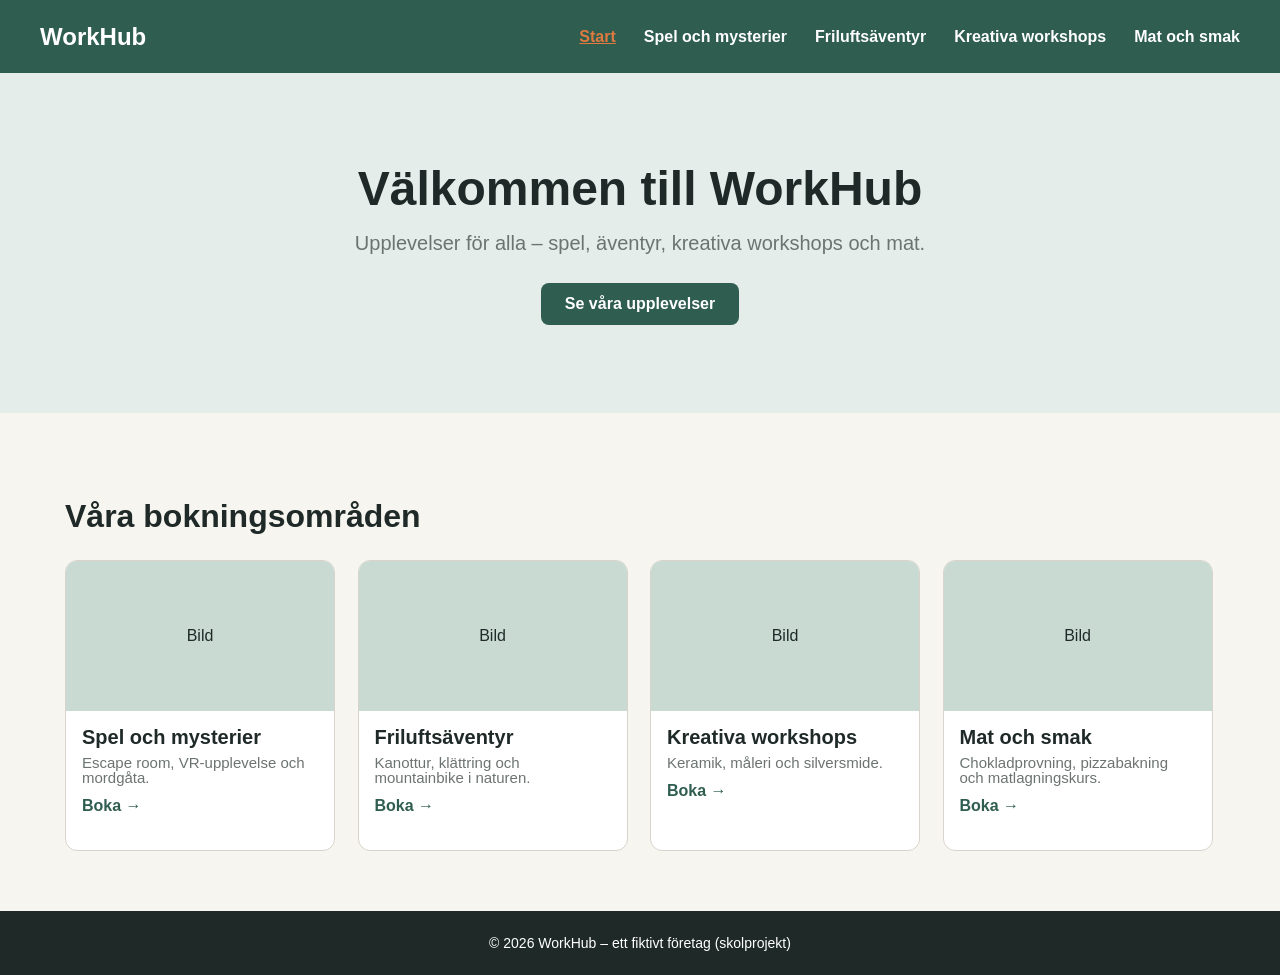
<file: index.html>
<!DOCTYPE html>
<html lang="sv">
<head>
  <meta charset="UTF-8">
  <meta name="viewport" content="width=device-width, initial-scale=1.0">
  <title>WorkHub – Upplevelser</title>
  <link rel="stylesheet" href="style.css">
<link rel="stylesheet" href="bokningsomrade.css">
</head>
<body>

  <!-- HEADER (Person 1 – Mike) -->
<header class="header">
    <nav>
        <h1>WorkHub</h1>
        <div
            class="nav-links">
            <a href="index.html"><button style="color: #E07A3F;"><u>Start</u></button></a>
            <a href="spel-sida.html"><button>Spel och mysterier</button></a>
            <a href=""><button>Friluftsäventyr</button></a>
            <a href=""><button>Kreativa workshops</button></a>
            <a href=""><button>Mat och smak</button></a>
        </div>
    </nav>
</header>

  <main>
    
    <!-- VÄLKOMSTSEKTION (Person 2 – Rashmoni) -->
    <section class="hero">
    <h1>Välkommen till WorkHub</h1>
    <p>Upplevelser för alla – spel, äventyr, kreativa workshops och mat.</p>
    <a href="#omraden" class="button">Se våra upplevelser</a>
    </section>

   
<!-- ===================================
     BOKNINGSOMRÅDE – Person 3 (Natali)
=================================== -->

<section class="booking-areas" id="omraden">

    <h2>Våra bokningsområden</h2>

    <div class="booking-cards">

        <!-- Spel och mysterier -->
        <article class="booking-card">
            <div class="card-image">Bild</div>

            <div class="card-content">
                <h3>Spel och mysterier</h3>
                <p>Escape room, VR-upplevelse och mordgåta.</p>
                <a href="#">Boka →</a>
            </div>
        </article>

        <!-- Friluftsäventyr -->
        <article class="booking-card">
            <div class="card-image">Bild</div>

            <div class="card-content">
                <h3>Friluftsäventyr</h3>
                <p>Kanottur, klättring och mountainbike i naturen.</p>
                <a href="#">Boka →</a>
            </div>
        </article>

        <!-- Kreativa workshops -->
        <article class="booking-card">
            <div class="card-image">Bild</div>

            <div class="card-content">
                <h3>Kreativa workshops</h3>
                <p>Keramik, måleri och silversmide.</p>
                <a href="kreativa-workshops.html">Boka →</a>
            </div>
        </article>

        <!-- Mat och smak -->
        <article class="booking-card">
            <div class="card-image">Bild</div>

            <div class="card-content">
                <h3>Mat och smak</h3>
                <p>Chokladprovning, pizzabakning och matlagningskurs.</p>
                <a href="#">Boka →</a>
            </div>
        </article>

    </div>

</section>

  <!-- FOOTER (Person 4 – Qustan) -->
  <footer>
    <p>© 2026 WorkHub – ett fiktivt företag (skolprojekt)</p>
  </footer>

</body>
</html>
</file>
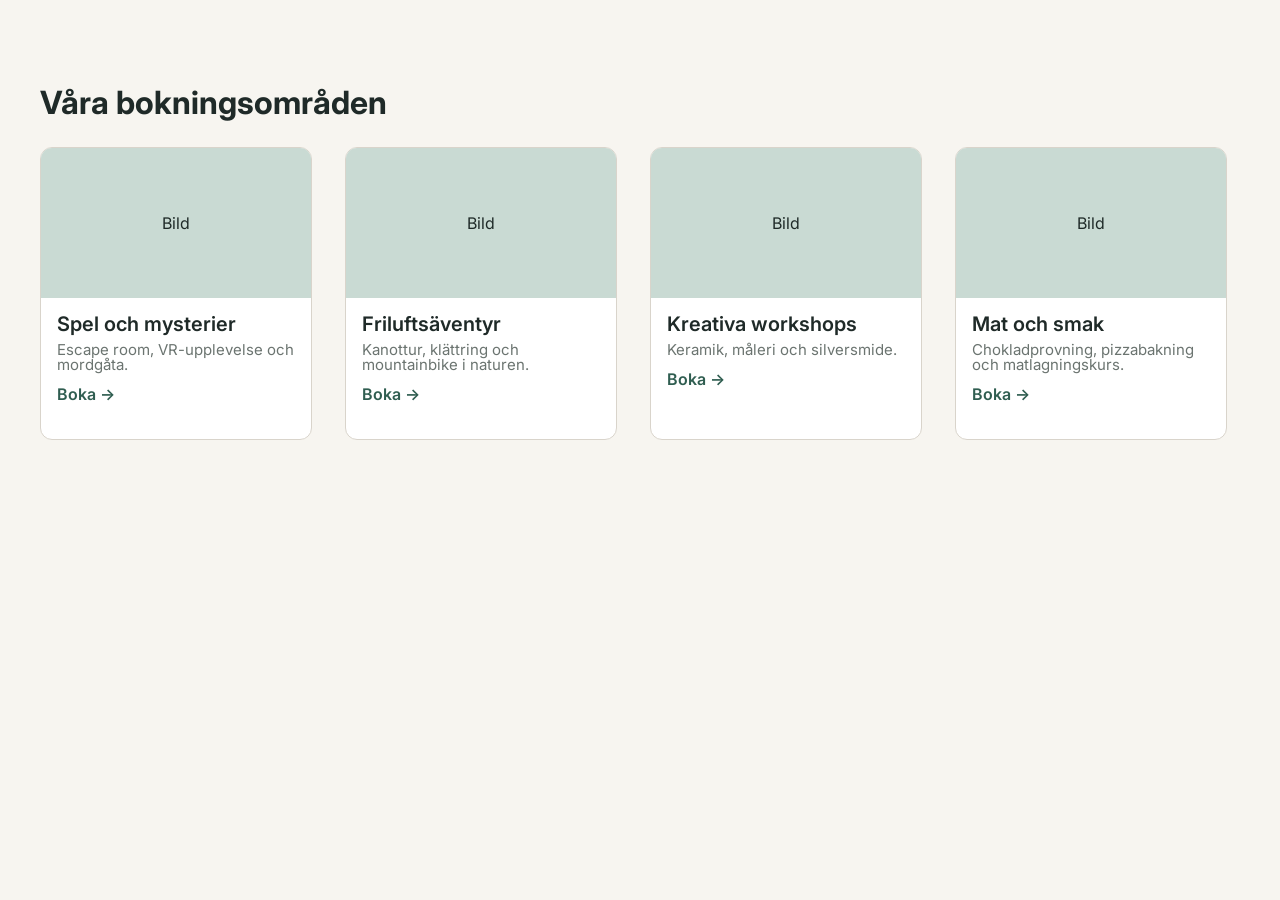
<file: bokningsomrade.html>
<!DOCTYPE html>
<html lang="sv">

<head>
    <meta charset="UTF-8">
    <meta name="viewport" content="width=device-width, initial-scale=1.0">

    <title>Bokningsområden</title>

    <!-- CSS -->
    <link rel="stylesheet" href="bokningsomrade.css">

    <!-- Google Fonts - Inter -->
    <link rel="preconnect" href="https://fonts.googleapis.com">
    <link rel="preconnect" href="https://fonts.gstatic.com" crossorigin>
    <link href="https://fonts.googleapis.com/css2?family=Inter:wght@400;500;600;700&display=swap" rel="stylesheet">
</head>

<body>

    <!-- =========================
         HUVUDINNEHÅLL
         ========================= -->

    <main>

        <!-- =========================
             BOKNINGSOMRÅDEN
             ========================= -->

        <section class="booking-areas">

            <h2>Våra bokningsområden</h2>

            <div class="booking-cards">

                <!-- Spel och mysterier -->
                <article class="booking-card">
                    <div class="card-image">Bild</div>

                    <div class="card-content">
                        <h3>Spel och mysterier</h3>
                        <p>Escape room, VR-upplevelse och mordgåta.</p>
                        <a href="#">Boka →</a>
                    </div>
                </article>


                <!-- Friluftsäventyr -->
                <article class="booking-card">
                    <div class="card-image">Bild</div>

                    <div class="card-content">
                        <h3>Friluftsäventyr</h3>
                        <p>Kanottur, klättring och mountainbike i naturen.</p>
                        <a href="#">Boka →</a>
                    </div>
                </article>


                <!-- Kreativa workshops -->
                <article class="booking-card">
                    <div class="card-image">Bild</div>

                    <div class="card-content">
                        <h3>Kreativa workshops</h3>
                        <p>Keramik, måleri och silversmide.</p>
                        <a href="kreativa-workshops.html">Boka →</a>
                    </div>
                </article>


                <!-- Mat och smak -->
                <article class="booking-card">
                    <div class="card-image">Bild</div>

                    <div class="card-content">
                        <h3>Mat och smak</h3>
                        <p>Chokladprovning, pizzabakning och matlagningskurs.</p>
                        <a href="#">Boka →</a>
                    </div>
                </article>

            </div>

        </section>

    </main>

</body>

</html>
</file>
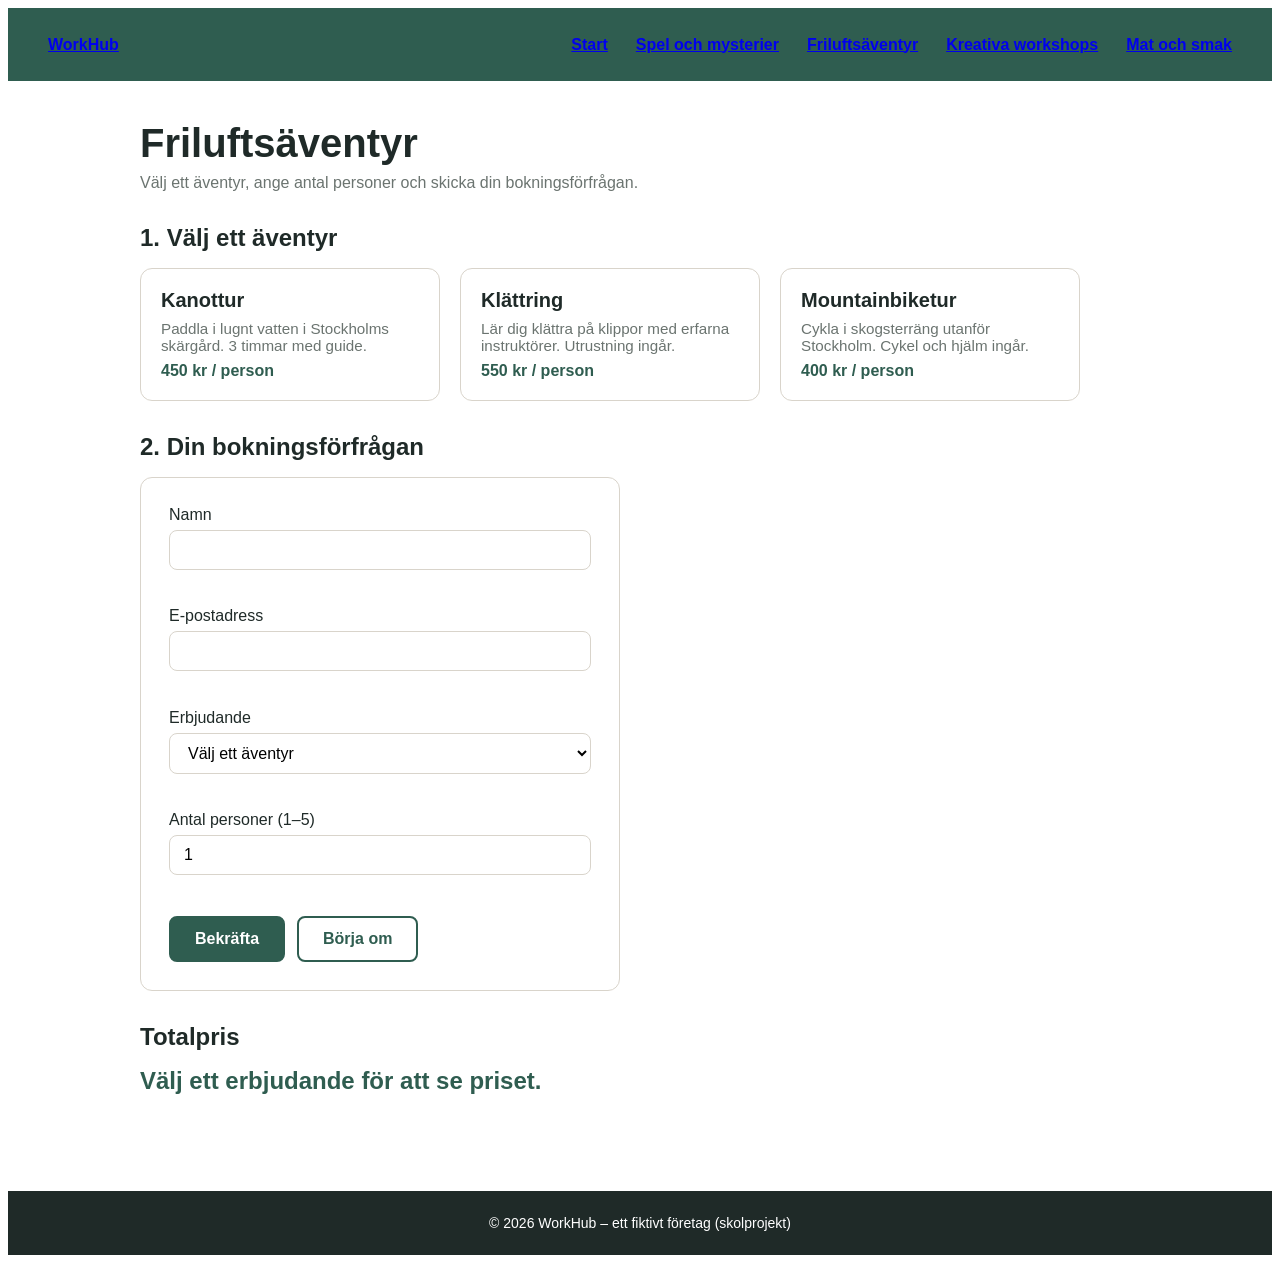
<file: friluftsaventyr.html>
<!DOCTYPE html>
<html lang="sv">
<head>
  <meta charset="UTF-8">
  <meta name="viewport" content="width=device-width, initial-scale=1.0">
  <title>Friluftsäventyr – WorkHub</title>
  <link rel="stylesheet" href="style.css">
</head>

<body>

  <!-- HEADER (same as index.html) -->
  <header class="header">
    <nav>
      <a href="index.html" class="logo">WorkHub</a>
      <div class="nav-links">
        <a href="index.html">Start</a>
        <a href="spel.html">Spel och mysterier</a>
        <a href="friluftsaventyr.html" class="active" aria-current="page">Friluftsäventyr</a>
        <a href="kreativa.html">Kreativa workshops</a>
        <a href="mat.html">Mat och smak</a>
      </div>
    </nav>
  </header>

  <main class="booking-page">
    <h1>Friluftsäventyr</h1>
    <p>Välj ett äventyr, ange antal personer och skicka din bokningsförfrågan.</p>

    <!-- 1. OFFERS: JavaScript fills this box -->
    <section>
      <h2>1. Välj ett äventyr</h2>
      <div id="offers"></div>
    </section>

    <!-- 2. FORM -->
    <section>
      <h2>2. Din bokningsförfrågan</h2>

      <form id="booking-form" novalidate>

        <label for="name">Namn</label>
        <input type="text" id="name" aria-describedby="name-error">
        <p class="error" id="name-error"></p>

        <label for="email">E-postadress</label>
        <input type="text" id="email" aria-describedby="email-error">
        <p class="error" id="email-error"></p>

        <label for="offer">Erbjudande</label>
        <select id="offer" aria-describedby="offer-error">
          <option value="">Välj ett äventyr</option>
        </select>
        <p class="error" id="offer-error"></p>

        <label for="quantity">Antal personer (1–5)</label>
        <input type="number" id="quantity" value="1" min="1" max="5" aria-describedby="quantity-error">
        <p class="error" id="quantity-error"></p>

        <div class="form-buttons">
          <button type="submit" class="button">Bekräfta</button>
          <button type="button" id="reset-button" class="button button-secondary">Börja om</button>
        </div>

      </form>
    </section>

    <!-- 3. PRICE -->
    <section>
      <h2>Totalpris</h2>
      <p id="price" aria-live="polite">Välj ett erbjudande för att se priset.</p>
    </section>

    <!-- 4. CONFIRMATION: JavaScript fills this box -->
    <section id="confirmation"></section>
  </main>

  <!-- FOOTER (same as index.html) -->
  <footer>
    <p>© 2026 WorkHub – ett fiktivt företag (skolprojekt)</p>
  </footer>

  
<script src="js/friluftsaventyr.js"></script>

</body>
</html>
</file>
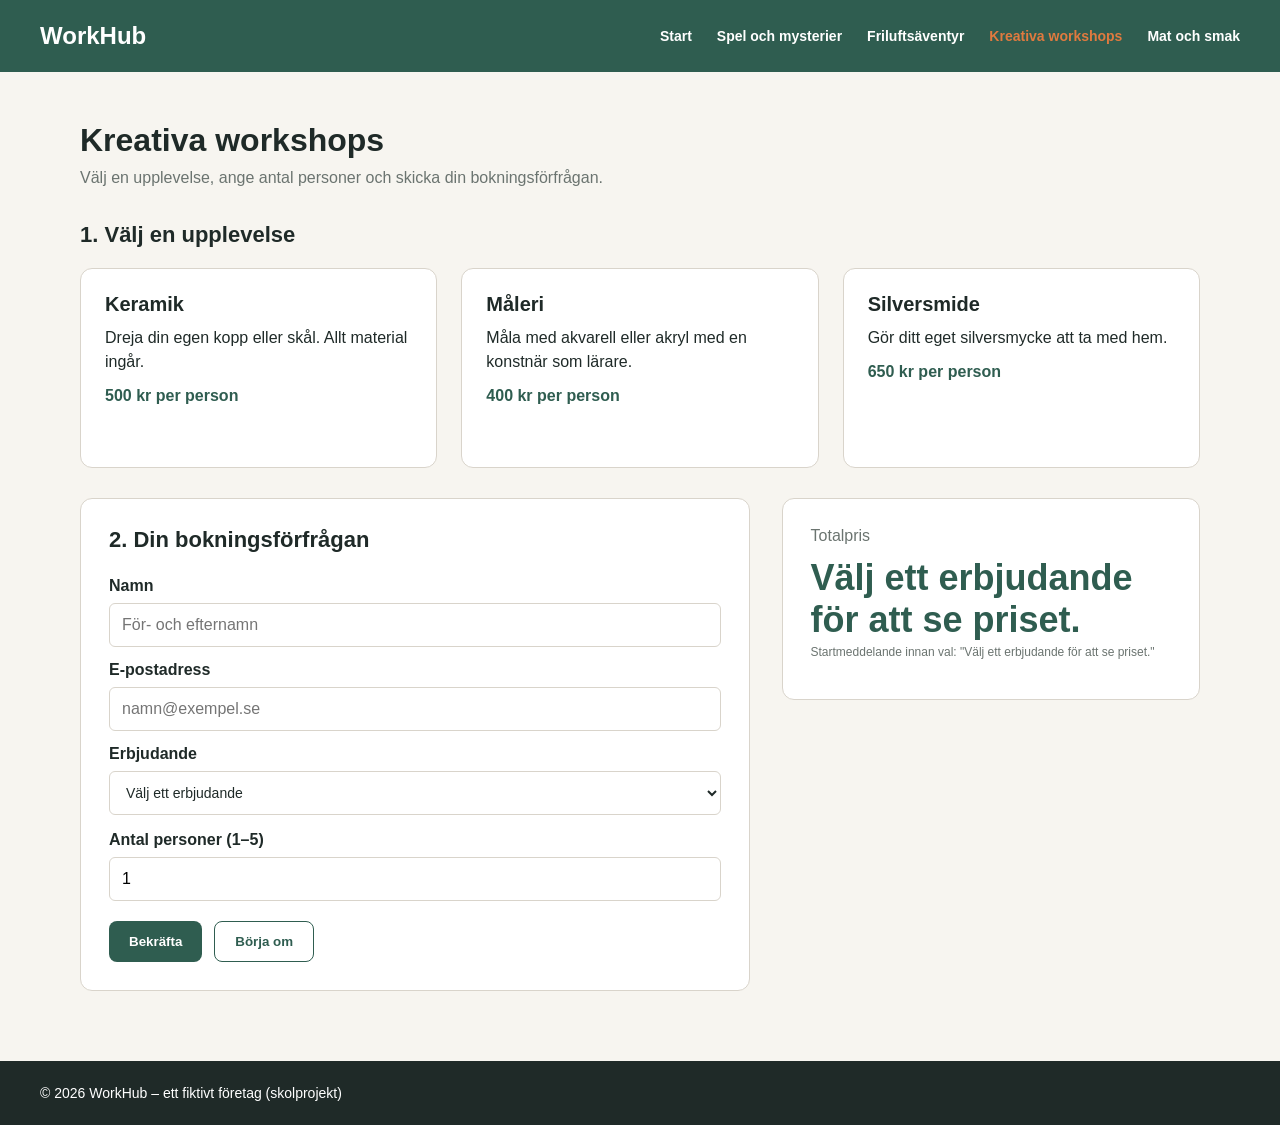
<file: kreativa-workshops.html>
<!DOCTYPE html>
<html lang="sv">
<head>
    <meta charset="UTF-8">
    <meta name="viewport" content="width=device-width, initial-scale=1.0">
    <title>Kreativa workshops – WorkHub</title>
    <link rel="stylesheet" href="kreativa-workshops.css">
</head>

<body>

    <!-- ===================================
         1. HEADER OCH NAVIGERING
    =================================== -->

    <header class="header">
        <nav class="navbar">
            <a href="index.html" class="logo">WorkHub</a>

            <div class="nav-links">
                <a href="index.html">Start</a>
                <a href="spel-sida.html">Spel och mysterier</a>
                <a href="#">Friluftsäventyr</a>
                <a href="kreativa-workshops.html" class="active">Kreativa workshops</a>
                <a href="#">Mat och smak</a>
            </div>
        </nav>
    </header>

    <!-- ===================================
         2. SIDANS HUVUDINNEHÅLL
    =================================== -->

    <main class="container">

        <section class="page-intro">
            <h1>Kreativa workshops</h1>
            <p>Välj en upplevelse, ange antal personer och skicka din bokningsförfrågan.</p>
        </section>

        <!-- ===================================
             3. VÄLJ WORKSHOP
        =================================== -->

        <section id="workshops">
            <h2>1. Välj en upplevelse</h2>

            <div id="workshopList"></div>
            <p id="selectedWorkshop">Ingen workshop vald</p>
            <p id="workshopError"></p>
        </section>

        <!-- ===================================
             4. BOKNING OCH TOTALPRIS
        =================================== -->

        <section class="booking-layout">

            <!-- VÄNSTER: BOKNINGSFORMULÄR -->

            <div class="booking-box">
                <h2>2. Din bokningsförfrågan</h2>

                <form id="bookingForm" novalidate>

                    <label for="name">Namn</label>
                    <input type="text" id="name" placeholder="För- och efternamn">
                    <p id="nameError" class="error-message"></p>

                    <label for="email">E-postadress</label>
                    <input type="email" id="email" placeholder="namn@exempel.se">
                    <p id="emailError" class="error-message"></p>


<!-- Välj erbjudande -->
<label for="workshopSelect">Erbjudande</label>

<select id="workshopSelect">
    <option value="">Välj ett erbjudande</option>
    <option value="1">Keramik</option>
    <option value="2">Måleri</option>
    <option value="3">Silversmide</option>
</select>


                    <label for="quantity">Antal personer (1–5)</label>
                    <input
                        type="number"
                        id="quantity"
                        value="1"
                        min="1"
                        max="5"
                        onchange="calculatePrice()"
                    >
                    <p id="quantityError" class="error-message"></p>
                    

                    <div class="form-buttons">
                        <button type="submit">Bekräfta</button>
                        <button type="button" id="resetButton">Börja om</button>
                    </div>

                </form>
            </div>

            <!-- HÖGER: TOTALPRIS OCH BEKRÄFTELSE -->

            <div class="booking-summary">

                <div class="price-box">
                    <h3>Totalpris</h3>
                    <p id="priceMessage">Välj ett erbjudande för att se priset.</p>
                    <p class="price-info">Startmeddelande innan val: "Välj ett erbjudande för att se priset."</p>

                </div>

                <p id="bookingConfirmation"></p>

            </div>

        </section>

    </main>

    <!-- ===================================
         5. FOOTER
    =================================== -->

    <footer>
        <p>© 2026 WorkHub – ett fiktivt företag (skolprojekt)</p>
    </footer>

    <!-- ===================================
         6. JAVASCRIPT
    =================================== -->

    <script src="kreativa-workshops.js"></script>

</body>
</html>
</file>
<file: style.css>
* {
    box-sizing: border-box;
}

nav {
    display: flex;
    align-items: center;
    justify-content: space-between;
    width: 100%;
    max-width: 1200px;
    margin-left: auto;
    margin-right: auto;
}

.header{
    background-color: #2F5D50;
    font-family: "Inter", sans-serif;
    font-weight: 600;
    color: #ffffff;
    width: auto;
    height: 73px;
    padding: 22px 40px;
    box-sizing: border-box;
    display: flex;
}

.nav-links {
    display: flex;
    gap: 28px;
}

.nav-links button{
    border: none;
    background: none;
    padding: 0;
    cursor: pointer;
    
    font-size: 16px;
    font-family: "Inter", sans-serif;
    font-weight: 600;
    color: #ffffff;
}

.nav-links button:hover{
    color: #E07A3F;
}

/* ===================================
   VÄLKOMSTSEKTION
=================================== */

.hero {
    display: flex;
    flex-direction: column;
    align-items: center;
    justify-content: center;
    text-align: center;

    background-color: #E4EDE9;
    padding: 88px 20px;
    font-family: "Inter", sans-serif;
    color: #1F2A28;
}

.hero h1 {
    font-size: 3rem;
    margin: 0 0 16px;
}

.hero p {
    font-size: 1.25rem;
    color: #6B7470;
    margin: 0 0 28px;
}

/* Knappen i välkomstsektionen */
.hero .button {
    display: inline-block;
    background-color: #2F5D50;
    color: #FFFFFF;
    padding: 12px 24px;
    border-radius: 8px;
    text-decoration: none;
    font-weight: 600;
}

.hero .button:hover {
    background-color: #24483E;
}

/* ===================================
   FOOTER – Person 4 (Qustan)
=================================== */

footer {
    background-color: #1F2A28;
    padding: 24px 40px;
    text-align: center;
}

footer p {
    margin: 0;
    font-family: "Inter", sans-serif;
    font-size: 14px;
    color: #FFFFFF;
}
/* ===== Bokningssida Friluftsäventyr (Rashmoni) ===== */

/* Page area – everything is inside .booking-page, so other pages are not affected */
.booking-page {
  max-width: 1040px;
  margin: 0 auto;
  padding: 40px 20px 64px;
  font-family: "Inter", Arial, sans-serif;
  color: #1F2A28;
}

.booking-page h1 {
  font-size: 2.5rem;
  margin: 0 0 8px;
}

.booking-page h2 {
  font-size: 1.5rem;
  margin: 0 0 16px;
}

.booking-page > p {
  color: #6B7470;
  margin: 0 0 32px;
}

.booking-page section {
  margin-bottom: 32px;
}

/* Offer cards */
#offers {
  display: flex;
  flex-wrap: wrap;
  gap: 20px;
}

.offer-card {
  display: flex;
  flex-direction: column;
  gap: 8px;
  width: 300px;
  padding: 20px;
  text-align: left;
  font: inherit;
  color: inherit;
  background-color: #FFFFFF;
  border: 1px solid #D9D4CB;
  border-radius: 12px;
  cursor: pointer;
}

.offer-card:hover {
  border-color: #2F5D50;
}

.offer-card:focus-visible {
  outline: 3px solid #E07A3F;
  outline-offset: 2px;
}

/* The chosen card: thicker orange border + "✓ Vald" label (not only colour) */
.offer-card.selected {
  border: 3px solid #E07A3F;
  padding: 18px; /* 2px less, so the card does not grow */
}

.offer-badge:empty {
  display: none;
}

.offer-badge {
  align-self: flex-start;
  padding: 2px 10px;
  border-radius: 999px;
  background-color: #E07A3F;
  color: #FFFFFF;
  font-size: 0.8rem;
  font-weight: 600;
}

.offer-name {
  font-size: 1.25rem;
  font-weight: 600;
}

.offer-description {
  color: #6B7470;
  font-size: 0.95rem;
}

.offer-price {
  font-weight: 700;
  color: #2F5D50;
}

/* Locked cards after confirmation */
.offer-card:disabled {
  cursor: not-allowed;
  opacity: 0.6;
}

/* Form */
#booking-form {
  display: flex;
  flex-direction: column;
  max-width: 480px;
  padding: 28px;
  background-color: #FFFFFF;
  border: 1px solid #D9D4CB;
  border-radius: 12px;
}

#booking-form label {
  font-weight: 500;
  margin-bottom: 6px;
}

#booking-form input,
#booking-form select {
  font: inherit;
  padding: 10px 14px;
  border: 1px solid #D9D4CB;
  border-radius: 8px;
  background-color: #FFFFFF;
}

#booking-form input:focus-visible,
#booking-form select:focus-visible {
  outline: 3px solid #E07A3F;
  outline-offset: 1px;
}

/* A field with an error gets a red, thicker border */
#booking-form [aria-invalid="true"] {
  border: 2px solid #C0392B;
}

#booking-form input:disabled,
#booking-form select:disabled {
  background-color: #F1EFE8;
  cursor: not-allowed;
}

/* Error messages: red text directly under the field */
.error {
  min-height: 1.2em;
  margin: 6px 0 14px;
  color: #C0392B;
  font-size: 0.9rem;
}

.form-buttons {
  display: flex;
  gap: 12px;
  margin-top: 4px;
}

.button:disabled {
  cursor: not-allowed;
  opacity: 0.5;
}

/* Price */
#price {
  font-size: 1.5rem;
  font-weight: 700;
  color: #2F5D50;
  margin: 0;
}

/* Confirmation – only visible when JavaScript has put something in it */
#confirmation:empty {
  display: none;
}

#confirmation {
  max-width: 480px;
  padding: 24px 28px;
  background-color: #E4EDE9;
  border: 2px solid #2F5D50;
  border-radius: 12px;
}

#confirmation h2 {
  color: #2F5D50;
  font-size: 1.25rem;
}

#confirmation ul {
  margin: 0 0 12px;
  padding-left: 20px;
  line-height: 1.8;
}

/* Mobile */
@media (max-width: 600px) {
  .booking-page h1 {
    font-size: 2rem;
  }

  .offer-card,
  #booking-form,
  #confirmation {
    width: 100%;
  }
}

/* Buttons on the booking page (Bekräfta + Börja om) */
.booking-page .button {
  display: inline-block;
  padding: 12px 24px;
  font: inherit;
  font-weight: 600;
  color: #FFFFFF;
  background-color: #2F5D50;
  border: 2px solid #2F5D50;
  border-radius: 8px;
  cursor: pointer;
}

.booking-page .button:hover {
  opacity: 0.85;
}

.booking-page .button:focus-visible {
  outline: 3px solid #E07A3F;
  outline-offset: 2px;
}

.booking-page .button-secondary {
  color: #2F5D50;
  background-color: #FFFFFF;
}

.booking-page .button:disabled {
  cursor: not-allowed;
  opacity: 0.5;
}
</file>
<file: bokningsomrade.css>
/* =========================
   GRUNDSTIL
   ========================= */

body {
    margin: 0;
    background-color: #F7F5F0;
    color: #1F2A28;
    font-family: "Inter", sans-serif;
}


/* =========================
   BOKNINGSOMRÅDE
   ========================= */

.booking-areas {
    max-width: 1200px;
    margin: 0 auto;
    padding: 60px 25px;
}

.booking-areas h2 {
    margin-bottom: 28px;
    font-size: 32px;
    font-weight: 700;
    line-height: 1;
    color: #1F2A28;
}

/* =========================
   BOKNINGSKORT
   ========================= */

.booking-cards {
    display: grid;
    grid-template-columns: repeat(4, 1fr);
    gap: 20px;
    justify-content: center;
}

.booking-card {
    display: flex;
    flex-direction: column;
    width: 100%;
    max-width: 270px;
    height: 291px;
    background-color: #FFFFFF;
    border: 1px solid #D9D4CB;
    border-radius: 12px;
    overflow: hidden;
}

/* =========================
   BILDYTA
   ========================= */

.card-image {
    height: 150px;
    background-color:#C9DAD3;
    display: flex;
    align-items: center;
    justify-content: center;
}


/* =========================
   KORTENS INNEHÅLL
   ========================= */

.card-content {
    padding: 16px;
}

.card-content h3 {
    margin-top: 0;
    margin-bottom: 8px;
    font-size: 20px;
    font-weight: 600;
    color: #1F2A28;
    line-height: 1;
}

.card-content p {
    margin-top: 0;
    margin-bottom: 12px;
    font-size: 15px;
    font-weight: 400;
    line-height: 1;
    color: #6B7470;
}

/* =========================
   LÄNKAR
   ========================= */

.card-content a {
    color: #2F5D50;
    font-size: 16px;
    font-weight: 600;
    line-height: 1;
    text-decoration: none;
}

.card-content a:hover {
    text-decoration: underline;
}


/* =========================
   RESPONSIV DESIGN
   ========================= */

@media (max-width: 900px) {
    .booking-cards {
        grid-template-columns: repeat(2, 1fr);
    }
}

@media (max-width: 600px) {
    .booking-cards {
        grid-template-columns: 1fr;
    }
}
</file>
<file: kreativa-workshops.css>
/* ===================================
   1. GRUNDSTIL
=================================== */

* {
    box-sizing: border-box;
}

body {
    margin: 0;
    background-color: #F7F5F0;
    color: #1F2A28;
    font-family: "Inter", Arial, sans-serif;
}

/* ===================================
   2. HEADER OCH NAVIGERING
=================================== */

.header {
    background-color: #2F5D50;
    padding: 22px 40px;
}

.navbar {
    max-width: 1200px;
    margin: auto;
    display: flex;
    justify-content: space-between;
    align-items: center;
    gap: 24px;
}

.logo {
    color: white;
    text-decoration: none;
    font-size: 24px;
    font-weight: 700;
}

.nav-links {
    display: flex;
    gap: 25px;
    flex-wrap: wrap;
}

.nav-links a {
    color: white;
    text-decoration: none;
    font-size: 14px;
    font-weight: 600;
}

.nav-links a:hover,
.nav-links a.active {
    color: #E07A3F;
}

/* ===================================
   3. SIDANS HUVUDINNEHÅLL
=================================== */

.container {
    max-width: 1200px;
    margin: 0 auto;
    padding: 50px 40px 70px;
}

.page-intro h1 {
    font-size: 32px;
    margin: 0 0 10px;
}

.page-intro p {
    color: #6B7470;
    margin: 0 0 35px;
}

/* ===================================
   4. WORKSHOPKORT
=================================== */

#workshops h2 {
    font-size: 22px;
    margin-bottom: 20px;
}

#workshopList {
    display: grid;
    grid-template-columns: repeat(3, 1fr);
    gap: 24px;
}

.workshop-card {
    background-color: white;
    border: 1px solid #D9D4CB;
    border-radius: 12px;
    padding: 24px;
    min-height: 200px;
    display: flex;
    flex-direction: column;
    gap: 10px;
    cursor: pointer;
}

.workshop-card h3 {
    margin: 0;
    font-size: 20px;
}

.workshop-card p {
    margin: 0;
    line-height: 1.5;
}

.workshop-card p:nth-of-type(2) {
    color: #2F5D50;
    font-weight: 700;
}

.workshop-card button {
    margin-top: auto;
}


/* ===================================
   MARKERING AV VALD WORKSHOP
=================================== */

.workshop-card.selected {
    border: 2px solid #E07A3F;
    background-color: #FFFFFF;
}

.workshop-card.selected::before {
    content: "✓ Vald";
    display: inline-block;
    align-self: flex-start;
    background-color: #E07A3F;
    color: white;
    padding: 4px 12px;
    border-radius: 20px;
    font-size: 12px;
    font-weight: 600;
}


/* ===================================
   5. KNAPPAR
=================================== */

button {
    background-color: #2F5D50;
    color: white;
    border: none;
    border-radius: 8px;
    padding: 12px 20px;
    font-weight: 600;
    cursor: pointer;
}

button:hover {
    background-color: #24483E;
}

#resetButton {
    background-color: white;
    color: #2F5D50;
    border: 1px solid #2F5D50;
}

#resetButton:hover {
    background-color: #E4EDE9;
}

/* ===================================
   6. VALD WORKSHOP
=================================== */

#selectedWorkshop {
    font-weight: 600;
    color: #2F5D50;
    margin-top: 20px;
}

#workshopError {
    color: #C0392B;
}

/* ===================================
   7. BOKNINGSLAYOUT
=================================== */

.booking-layout {
    display: grid;
    grid-template-columns: 1.6fr 1fr;
    gap: 32px;
    margin-top: 30px;
    align-items: start;
}

.booking-box,
.price-box {
    background-color: white;
    border: 1px solid #D9D4CB;
    border-radius: 12px;
    padding: 28px;
}

.booking-box h2 {
    font-size: 22px;
    margin: 0 0 24px;
}

#bookingForm label {
    display: block;
    font-weight: 600;
    margin-bottom: 8px;
}

#bookingForm input {
    display: block;
    width: 100%;
    padding: 12px;
    border: 1px solid #D9D4CB;
    border-radius: 6px;
    font-size: 16px;
}

.form-buttons {
    display: flex;
    gap: 12px;
    margin-top: 20px;
}

/* ===================================
   8. TOTALPRIS
=================================== */

.price-box h3 {
    font-size: 16px;
    color: #6B7470;
    font-weight: 400;
    margin: 0 0 12px;
}

#priceMessage {
    color: #2F5D50;
    font-size: 24px;
    font-weight: 700;
    margin: 0;
}


/* Prisets storlek och uppdelning */

#priceMessage {
    font-size: 36px;
    font-weight: 700;
    color: #2F5D50;
}

.price-details {
    display: block;
    font-size: 14px;
    font-weight: 400;
    color: #6B7470;
    margin-top: 8px;
}


/* ===================================
   9. FELMEDDELANDEN
=================================== */

.error-message {
    color: #C0392B;
    font-size: 13px;
    margin: 6px 0 14px;
}

/* ===================================
   10. BOKNINGSBEKRÄFTELSE
=================================== */

#bookingConfirmation:not(:empty) {
    display: block;
    background-color: #E4EDE9;
    border: 1px solid #2F5D50;
    border-radius: 12px;
    padding: 24px;
    color: #2F5D50;
    font-weight: 600;
    line-height: 1.6;
    margin-top: 20px;
}


#bookingConfirmation strong {
    display: block;
    margin-bottom: 12px;
}

#bookingConfirmation p {
    margin: 6px 0;
    font-weight: 400;
    font-size: 14px;
}


/* ===================================
   11. FOOTER
=================================== */

footer {
    background-color: #1F2A28;
    color: white;
    padding: 24px 40px;
}

footer p {
    max-width: 1200px;
    margin: auto;
    font-size: 14px;
}

/* ===================================
   12. RESPONSIV DESIGN
=================================== */

@media (max-width: 900px) {
    .booking-layout {
        grid-template-columns: 1fr;
    }

    #workshopList {
        grid-template-columns: repeat(2, 1fr);
    }
}

@media (max-width: 600px) {
    .header {
        padding: 20px;
    }

    .navbar {
        flex-direction: column;
    }

    .nav-links {
        justify-content: center;
        gap: 15px;
    }

    .container {
        padding: 30px 20px;
    }

    #workshopList {
        grid-template-columns: 1fr;
    }

    .booking-box,
    .price-box {
        padding: 20px;
    }

    .form-buttons {
        flex-wrap: wrap;
    }
}


/* ===================================
   RULLGARDINSMENY – ERBJUDANDE
=================================== */

#workshopSelect {
    width: 100%;
    padding: 12px;
    border: 1px solid #D9D4CB;
    border-radius: 6px;
    background-color: #FFFFFF;
    color: #1F2A28;
    font-size: 14px;
    font-family: inherit;
    margin-bottom: 16px;
}



/* ===================================
   DÖLJ TEXTEN FÖR VALD WORKSHOP
=================================== */

#selectedWorkshop {
    display: none;
}



/* ===================================
   FÖRKLARANDE TEXT UNDER TOTALPRIS
=================================== */

.price-info {
    font-size: 12px;
    color: #6B7470;
    margin-top: 4px;
}
</file>
